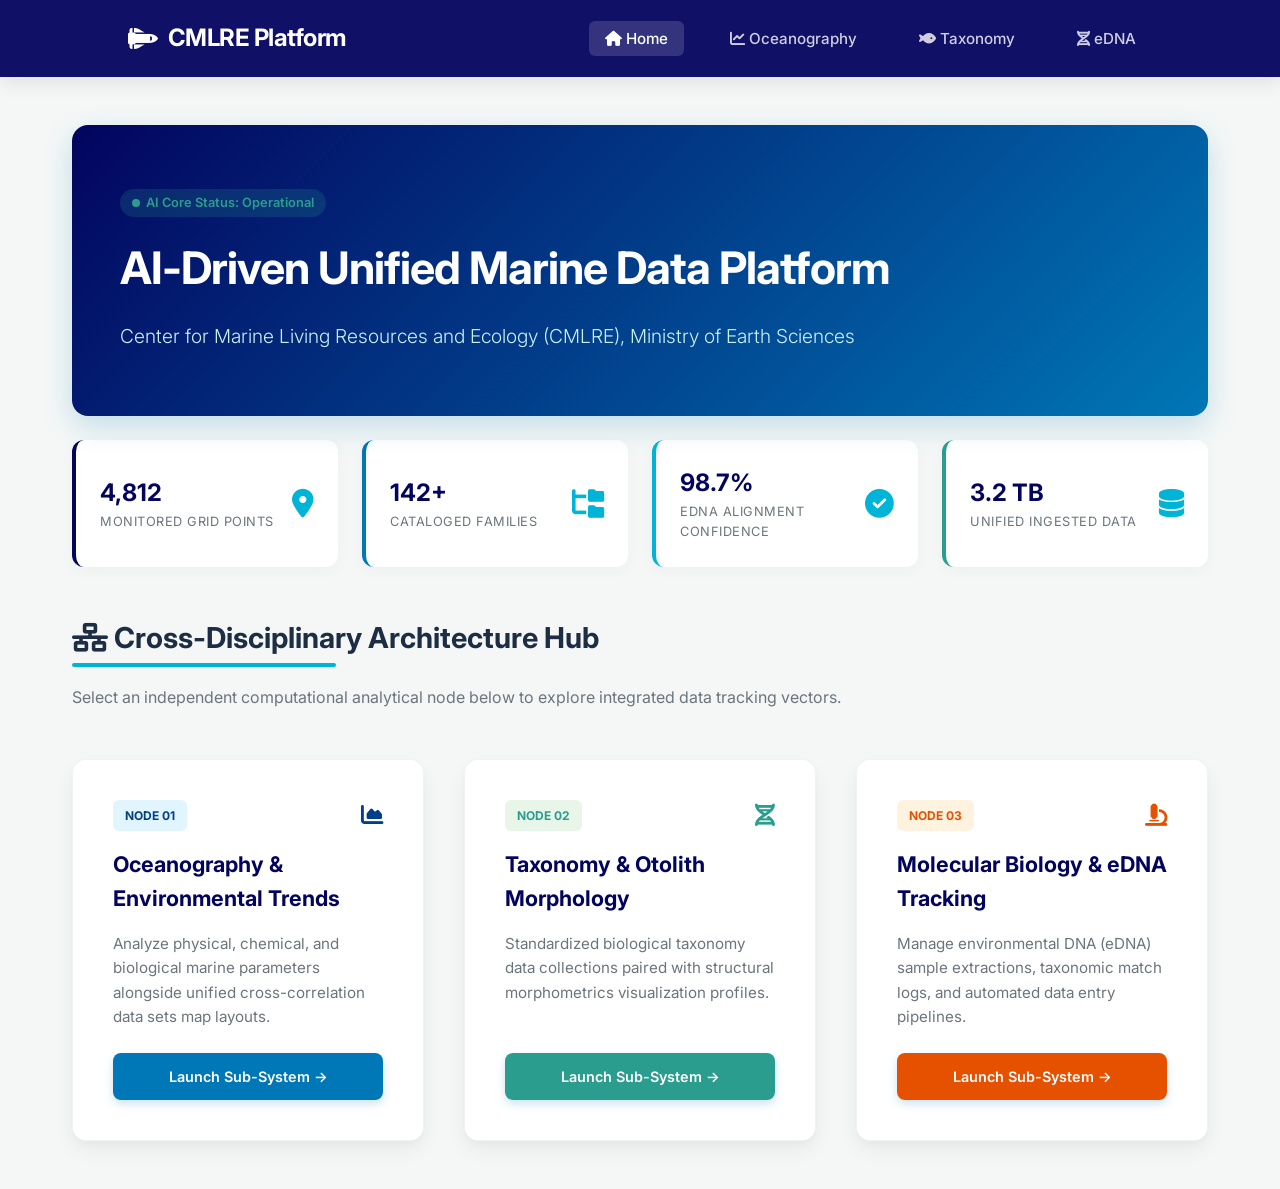
<file: index.html>
<!DOCTYPE html>
<html lang="en">
<head>
    <meta charset="UTF-8">
    <meta name="viewport" content="width=device-width, initial-scale=1.0">
    <title>CMLRE Unified Data Platform</title>
    <link rel="stylesheet" href="style.css">
    <link rel="stylesheet" href="https://cdnjs.cloudflare.com/ajax/libs/font-awesome/6.4.0/css/all.min.css">
    <style>
        /* Extra structural animations and layouts */
        .live-indicator {
            display: inline-flex;
            align-items: center;
            gap: 6px;
            background: rgba(42, 157, 143, 0.2);
            color: #2a9d8f;
            padding: 4px 12px;
            border-radius: 20px;
            font-size: 0.8rem;
            font-weight: 600;
            margin-bottom: 1rem;
        }
        .pulse-dot {
            width: 8px;
            height: 8px;
            background: #2a9d8f;
            border-radius: 50%;
            animation: pulse 1.5s infinite;
        }
        @keyframes pulse {
            0% { transform: scale(0.95); box-shadow: 0 0 0 0 rgba(42, 157, 143, 0.7); }
            70% { transform: scale(1); box-shadow: 0 0 0 8px rgba(42, 157, 143, 0); }
            100% { transform: scale(0.95); box-shadow: 0 0 0 0 rgba(42, 157, 143, 0); }
        }
        .metrics-bar {
            display: grid;
            grid-template-columns: repeat(auto-fit, minmax(220px, 1fr));
            gap: 1.5rem;
            margin-top: -1.5rem;
            margin-bottom: 3rem;
        }
        .metric-mini-card {
            background: white;
            padding: 1.5rem;
            border-radius: 12px;
            box-shadow: 0 4px 15px rgba(0,0,0,0.03);
            display: flex;
            align-items: center;
            justify-content: space-between;
            border-left: 4px solid #0077b6;
        }
        .metric-mini-card i {
            font-size: 1.8rem;
            color: #00b4d8;
        }
        .metric-value {
            font-size: 1.5rem;
            font-weight: 700;
            color: #03045e;
        }
        .metric-label {
            font-size: 0.8rem;
            color: #6c757d;
            text-transform: uppercase;
            letter-spacing: 0.5px;
        }
    </style>
</head>
<body>

    <nav>
        <div class="logo"><i class="fa-solid fa-shuttle-space"></i> CMLRE Platform</div>
        <ul>
            <li><a href="index.html" class="active"><i class="fa-solid fa-house"></i> Home</a></li>
            <li><a href="oceanography.html"><i class="fa-solid fa-chart-line"></i> Oceanography</a></li>
            <li><a href="taxonomy.html"><i class="fa-solid fa-fish"></i> Taxonomy</a></li>
            <li><a href="edna.html"><i class="fa-solid fa-dna"></i> eDNA</a></li>
        </ul>
    </nav>

    <div class="container">
        <div class="hero">
            <div class="live-indicator">
                <div class="pulse-dot"></div> AI Core Status: Operational
            </div>
            <h1>AI-Driven Unified Marine Data Platform</h1>
            <p>Center for Marine Living Resources and Ecology (CMLRE), Ministry of Earth Sciences</p>
        </div>

        <div class="metrics-bar">
            <div class="metric-mini-card" style="border-left-color: #03045e;">
                <div>
                    <div class="metric-value">4,812</div>
                    <div class="metric-label">Monitored Grid Points</div>
                </div>
                <i class="fa-solid fa-location-dot"></i>
            </div>
            <div class="metric-mini-card" style="border-left-color: #0077b6;">
                <div>
                    <div class="metric-value">142+</div>
                    <div class="metric-label">Cataloged Families</div>
                </div>
                <i class="fa-solid fa-folder-tree"></i>
            </div>
            <div class="metric-mini-card" style="border-left-color: #00b4d8;">
                <div>
                    <div class="metric-value">98.7%</div>
                    <div class="metric-label">eDNA Alignment Confidence</div>
                </div>
                <i class="fa-solid fa-circle-check"></i>
            </div>
            <div class="metric-mini-card" style="border-left-color: #2a9d8f;">
                <div>
                    <div class="metric-value">3.2 TB</div>
                    <div class="metric-label">Unified Ingested Data</div>
                </div>
                <i class="fa-solid fa-database"></i>
            </div>
        </div>

        <section>
            <h2><i class="fa-solid fa-network-wired"></i> Cross-Disciplinary Architecture Hub</h2>
            <p style="color: #6c757d; margin-top: 0.5rem;">Select an independent computational analytical node below to explore integrated data tracking vectors.</p>
        </section>

        <div class="grid">
            <div class="card">
                <div>
                    <div style="display: flex; justify-content: space-between; align-items: center; margin-bottom: 1rem;">
                        <span style="background: #e1f5fe; color: #023e8a; padding: 6px 12px; border-radius: 6px; font-size: 0.75rem; font-weight: 700;">NODE 01</span>
                        <i class="fa-solid fa-chart-area" style="font-size: 1.4rem; color: #023e8a;"></i>
                    </div>
                    <h3>Oceanography & Environmental Trends</h3>
                    <p>Analyze physical, chemical, and biological marine parameters alongside unified cross-correlation data sets map layouts.</p>
                </div>
                <a href="oceanography.html" class="btn">Launch Sub-System &rarr;</a>
            </div>

            <div class="card">
                <div>
                    <div style="display: flex; justify-content: space-between; align-items: center; margin-bottom: 1rem;">
                        <span style="background: #e8f5e9; color: #2a9d8f; padding: 6px 12px; border-radius: 6px; font-size: 0.75rem; font-weight: 700;">NODE 02</span>
                        <i class="fa-solid fa-dna" style="font-size: 1.4rem; color: #2a9d8f;"></i>
                    </div>
                    <h3>Taxonomy & Otolith Morphology</h3>
                    <p>Standardized biological taxonomy data collections paired with structural morphometrics visualization profiles.</p>
                </div>
                <a href="taxonomy.html" class="btn" style="background-color: #2a9d8f;">Launch Sub-System &rarr;</a>
            </div>

            <div class="card">
                <div>
                    <div style="display: flex; justify-content: space-between; align-items: center; margin-bottom: 1rem;">
                        <span style="background: #fff3e0; color: #e65100; padding: 6px 12px; border-radius: 6px; font-size: 0.75rem; font-weight: 700;">NODE 03</span>
                        <i class="fa-solid fa-microscope" style="font-size: 1.4rem; color: #e65100;"></i>
                    </div>
                    <h3>Molecular Biology & eDNA Tracking</h3>
                    <p>Manage environmental DNA (eDNA) sample extractions, taxonomic match logs, and automated data entry pipelines.</p>
                </div>
                <a href="edna.html" class="btn" style="background-color: #e65100;">Launch Sub-System &rarr;</a>
            </div>
        </div>
    </div>

</body>
</html>
</file>
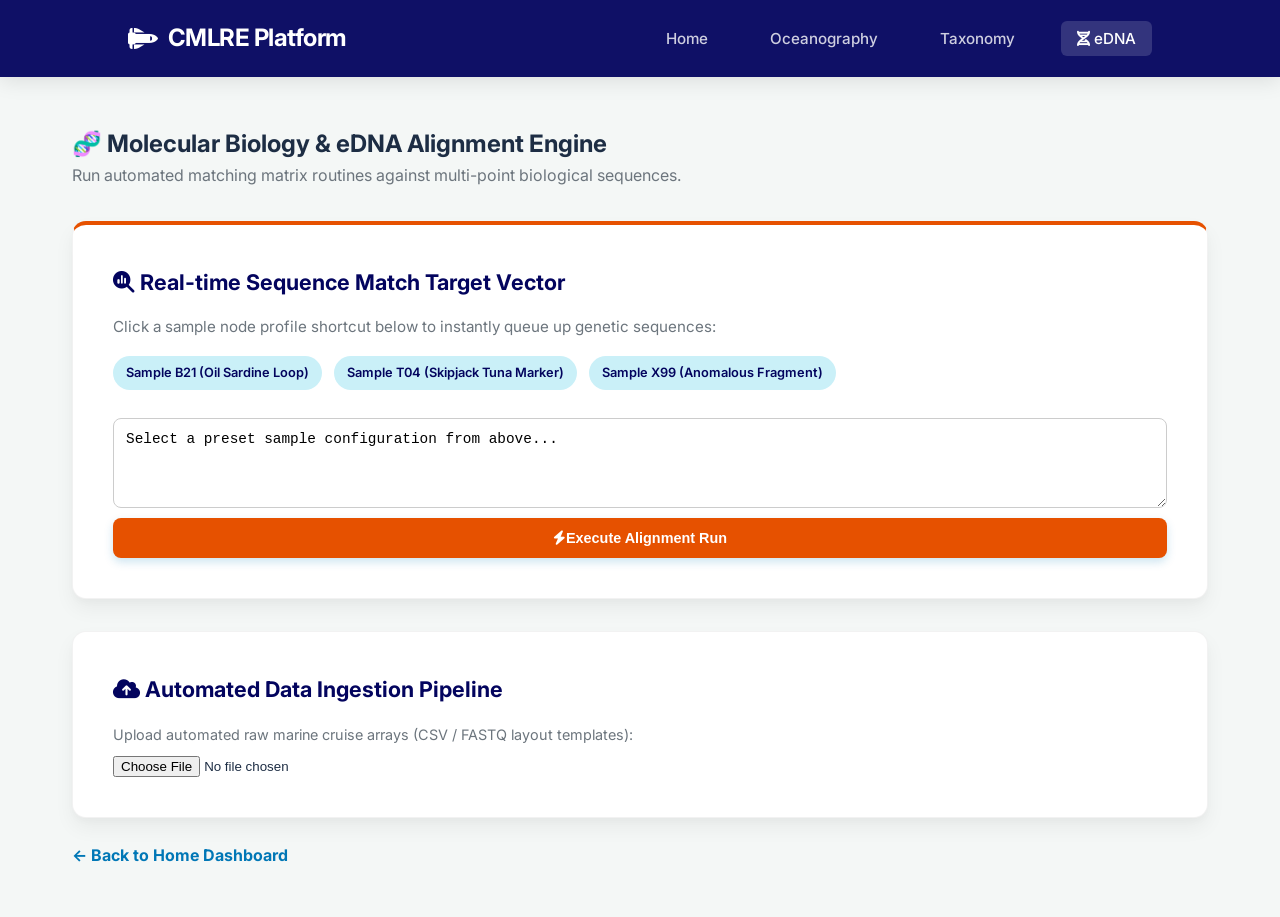
<file: edna.html>
<!DOCTYPE html>
<html lang="en">
<head>
    <meta charset="UTF-8">
    <meta name="viewport" content="width=device-width, initial-scale=1.0">
    <title>eDNA Data - CMLRE</title>
    <link rel="stylesheet" href="style.css">
    <link rel="stylesheet" href="https://cdnjs.cloudflare.com/ajax/libs/font-awesome/6.4.0/css/all.min.css">
    <style>
        textarea { width: 100%; padding: 12px; margin: 10px 0; border-radius: 8px; border: 1px solid #ccc; font-family: monospace; font-size: 0.9rem; }
        .sample-chip {
            display: inline-block;
            background: #caf0f8;
            color: #03045e;
            padding: 6px 12px;
            border-radius: 20px;
            font-size: 0.8rem;
            font-weight: 600;
            margin-right: 8px;
            margin-bottom: 10px;
            cursor: pointer;
            border: 1px solid transparent;
            transition: all 0.2s;
        }
        .sample-chip:hover { background: #0077b6; color: white; }
    </style>
</head>
<body>

    <nav>
        <div class="logo"><i class="fa-solid fa-shuttle-space"></i> CMLRE Platform</div>
        <ul>
            <li><a href="index.html">Home</a></li>
            <li><a href="oceanography.html">Oceanography</a></li>
            <li><a href="taxonomy.html">Taxonomy</a></li>
            <li><a href="edna.html" class="active"><i class="fa-solid fa-dna"></i> eDNA</a></li>
        </ul>
    </nav>

    <div class="container">
        <h2>🧬 Molecular Biology & eDNA Alignment Engine</h2>
        <p style="color: #6c757d; margin-bottom: 2rem;">Run automated matching matrix routines against multi-point biological sequences.</p>

        <div class="card" style="border-top: 4px solid #e65100;">
            <h3><i class="fa-solid fa-magnifying-glass-chart"></i> Real-time Sequence Match Target Vector</h3>
            <p style="margin-bottom: 1rem;">Click a sample node profile shortcut below to instantly queue up genetic sequences:</p>
            
            <div style="margin-bottom: 0.5rem;">
                <div class="sample-chip" onclick="loadSequence('sardine')">Sample B21 (Oil Sardine Loop)</div>
                <div class="sample-chip" onclick="loadSequence('tuna')">Sample T04 (Skipjack Tuna Marker)</div>
                <div class="sample-chip" onclick="loadSequence('unknown')">Sample X99 (Anomalous Fragment)</div>
            </div>

            <textarea id="sequence" rows="4">Select a preset sample configuration from above...</textarea>
            
            <button class="btn" style="background-color: #e65100; width: 100%;" onclick="runMatch()">
                <i class="fa-solid fa-bolt"></i> Execute Alignment Run
            </button>
            
            <div id="result-box" style="margin-top: 1.5rem; display: none;"></div>
        </div>

        <div class="card" style="margin-top: 2rem;">
            <h3><i class="fa-solid fa-cloud-arrow-up"></i> Automated Data Ingestion Pipeline</h3>
            <label style="font-size: 0.9rem; color: #6c757d;">Upload automated raw marine cruise arrays (CSV / FASTQ layout templates):</label>
            <input type="file" style="width:100%; margin-top:10px;" onchange="alert('Dataset successfully added to standard background indexing arrays using Darwin Core rule parameters.')">
        </div>
        <br>
        <a href="index.html" style="text-decoration: none; color: #0077b6; font-weight: bold;">&larr; Back to Home Dashboard</a>
    </div>

    <script>
        const sequences = {
            sardine: "AAGCTGGTTACGTTACGCTAGCTAGCTAGCTAGC",
            tuna: "CGTTAAGCCGATCGATCGATCGAATCGGGCTAA",
            unknown: "TTTTTTTXXGGGGCCCCAAAATTT"
        };

        function loadSequence(key) {
            document.getElementById('sequence').value = sequences[key];
            document.getElementById('result-box').style.display = 'none'; // reset output view
        }

        function runMatch() {
            const seq = document.getElementById('sequence').value;
            const resBox = document.getElementById('result-box');
            resBox.style.display = 'block';
            
            if (seq.includes("ACGTTAC")) {
                resBox.innerHTML = `<div style="background: #e8f5e9; color: #2a9d8f; padding: 15px; border-radius: 8px; border-left: 5px solid #2a9d8f;">
                    <strong>✅ Alignment Success (98.7% Confidence)</strong><br>
                    Matched Species: Sardinella longiceps (Indian Oil Sardine)<br>Locus: 12S rRNA Gene Loop
                </div>`;
            } else if (seq.includes("CGTTAAG")) {
                resBox.innerHTML = `<div style="background: #e1f5fe; color: #0077b6; padding: 15px; border-radius: 8px; border-left: 5px solid #0077b6;">
                    <strong>✅ Alignment Success (95.4% Confidence)</strong><br>
                    Matched Species: Katsuwonus pelamis (Skipjack Tuna)<br>Locus: COI Barcode Fragment
                </div>`;
            } else {
                resBox.innerHTML = `<div style="background: #ffebee; color: #c30000; padding: 15px; border-radius: 8px; border-left: 5px solid #c30000;">
                    <strong>⚠️ Unknown Sequence Array Mapped</strong><br>
                    No immediate match located in reference directory log registry indices.
                </div>`;
            }
        }
    </script>
</body>
</html>
</file>
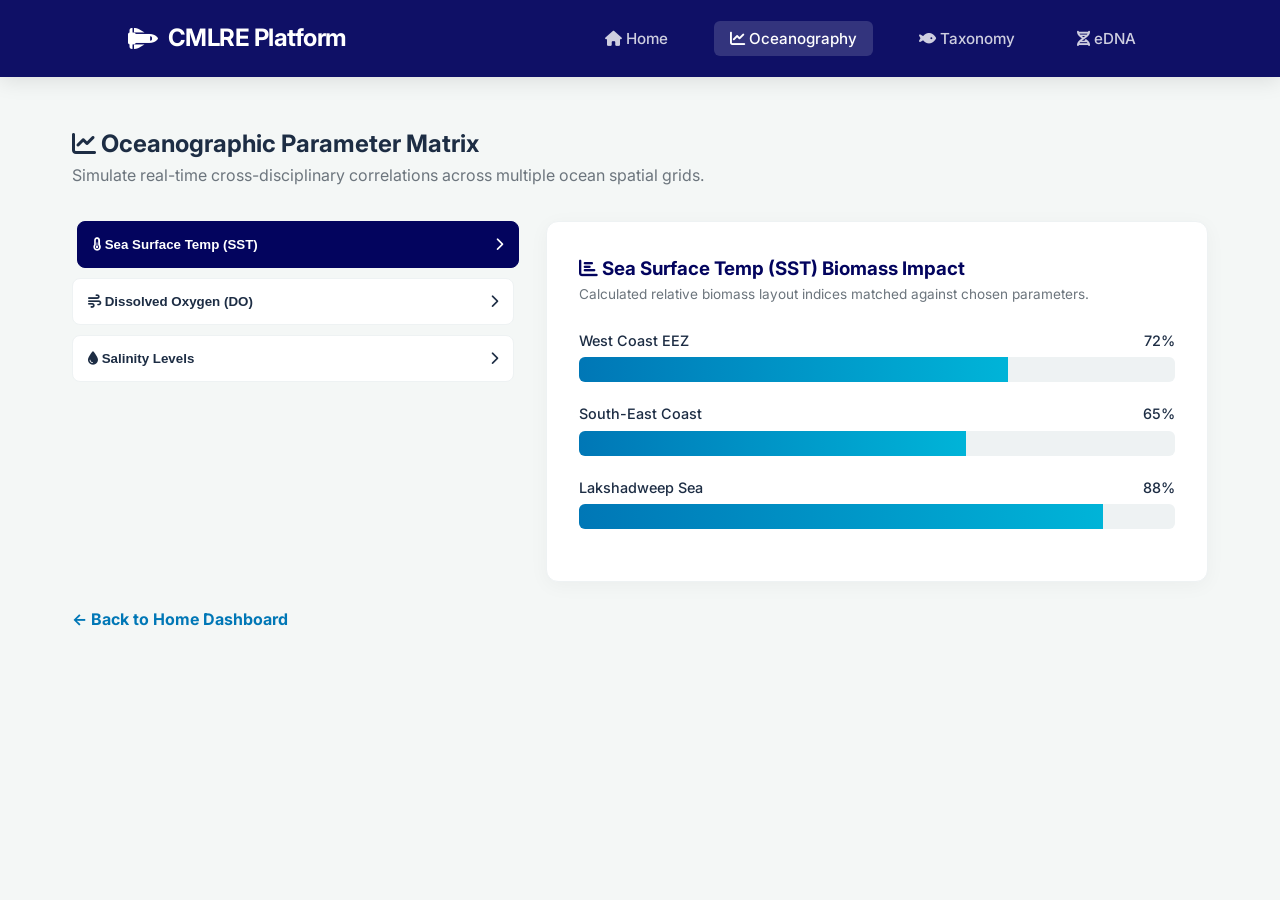
<file: oceanography.html>
<!DOCTYPE html>
<html lang="en">
<head>
    <meta charset="UTF-8">
    <meta name="viewport" content="width=device-width, initial-scale=1.0">
    <title>Oceanography - CMLRE</title>
    <link rel="stylesheet" href="style.css">
    <link rel="stylesheet" href="https://cdnjs.cloudflare.com/ajax/libs/font-awesome/6.4.0/css/all.min.css">
    <style>
        .dashboard-split {
            display: grid;
            grid-template-columns: 1fr 1.5fr;
            gap: 2rem;
            margin-top: 2rem;
        }
        @media(max-width: 768px) { .dashboard-split { grid-template-columns: 1fr; } }
        
        .param-btn {
            width: 100%;
            padding: 15px;
            margin-bottom: 10px;
            background: white;
            border: 1px solid #eef2f3;
            border-radius: 8px;
            text-align: left;
            cursor: pointer;
            font-weight: 600;
            color: #1d2d44;
            transition: all 0.3s ease;
            display: flex;
            justify-content: space-between;
            align-items: center;
        }
        .param-btn:hover, .param-btn.active {
            background: #03045e;
            color: white;
            border-color: #03045e;
            transform: translateX(5px);
        }
        .graph-container {
            background: white;
            padding: 2rem;
            border-radius: 12px;
            border: 1px solid #eef2f3;
            box-shadow: 0 4px 20px rgba(0,0,0,0.04);
        }
        .bar-wrapper {
            margin: 20px 0;
        }
        .bar-label {
            display: flex;
            justify-content: space-between;
            font-size: 0.9rem;
            margin-bottom: 5px;
            font-weight: 500;
        }
        .bar-background {
            background: #eef2f3;
            height: 25px;
            border-radius: 6px;
            overflow: hidden;
        }
        .bar-fill {
            height: 100%;
            background: linear-gradient(90deg, #0077b6, #00b4d8);
            width: 0%;
            transition: width 0.8s cubic-bezier(0.1, 1, 0.1, 1);
        }
    </style>
</head>
<body>

    <nav>
        <div class="logo"><i class="fa-solid fa-shuttle-space"></i> CMLRE Platform</div>
        <ul>
            <li><a href="index.html"><i class="fa-solid fa-house"></i> Home</a></li>
            <li><a href="oceanography.html" class="active"><i class="fa-solid fa-chart-line"></i> Oceanography</a></li>
            <li><a href="taxonomy.html"><i class="fa-solid fa-fish"></i> Taxonomy</a></li>
            <li><a href="edna.html"><i class="fa-solid fa-dna"></i> eDNA</a></li>
        </ul>
    </nav>

    <div class="container">
        <h2><i class="fa-solid fa-chart-line"></i> Oceanographic Parameter Matrix</h2>
        <p style="color: #6c757d;">Simulate real-time cross-disciplinary correlations across multiple ocean spatial grids.</p>

        <div class="dashboard-split">
            <div>
                <button class="param-btn active" onclick="updateChart('sst', this)">
                    <span><i class="fa-solid fa-temperature-half"></i> Sea Surface Temp (SST)</span>
                    <i class="fa-solid fa-chevron-right"></i>
                </button>
                <button class="param-btn" onclick="updateChart('do', this)">
                    <span><i class="fa-solid fa-wind"></i> Dissolved Oxygen (DO)</span>
                    <i class="fa-solid fa-chevron-right"></i>
                </button>
                <button class="param-btn" onclick="updateChart('sal', this)">
                    <span><i class="fa-solid fa-droplet"></i> Salinity Levels</span>
                    <i class="fa-solid fa-chevron-right"></i>
                </button>
            </div>

            <div class="graph-container">
                <h3 id="graphTitle" style="color: #03045e;"><i class="fa-solid fa-chart-bar"></i> Biomass Correlation Distribution</h3>
                <p style="color: #6c757d; font-size: 0.85rem; margin-bottom: 1.5rem;">Calculated relative biomass layout indices matched against chosen parameters.</p>
                
                <div class="bar-wrapper">
                    <div class="bar-label"><span>West Coast EEZ</span><span id="val1">72%</span></div>
                    <div class="bar-background"><div id="bar1" class="bar-fill"></div></div>
                </div>
                <div class="bar-wrapper">
                    <div class="bar-label"><span>South-East Coast</span><span id="val2">85%</span></div>
                    <div class="bar-background"><div id="bar2" class="bar-fill"></div></div>
                </div>
                <div class="bar-wrapper">
                    <div class="bar-label"><span>Lakshadweep Sea</span><span id="val3">40%</span></div>
                    <div class="bar-background"><div id="bar3" class="bar-fill"></div></div>
                </div>
            </div>
        </div>
        <br>
        <a href="index.html" style="text-decoration: none; color: #0077b6; font-weight: bold;">&larr; Back to Home Dashboard</a>
    </div>

    <script>
        const chartData = {
            sst: { title: "Sea Surface Temp (SST) Biomass Impact", bars: [72, 65, 88] },
            do: { title: "Dissolved Oxygen (DO) Vitality Layout Index", bars: [92, 81, 76] },
            sal: { title: "Salinity Spatial Distribution Matrix", bars: [45, 52, 31] }
        };

        function updateChart(key, element) {
            // Manage active buttons
            document.querySelectorAll('.param-btn').forEach(btn => btn.classList.remove('active'));
            element.classList.add('active');
            
            // Render specific array dataset fields 
            const dataset = chartData[key];
            document.getElementById('graphTitle').innerHTML = `<i class="fa-solid fa-chart-bar"></i> ` + dataset.title;
            
            for(let i = 1; i <= 3; i++) {
                const val = dataset.bars[i-1];
                document.getElementById('bar' + i).style.width = val + '%';
                document.getElementById('val' + i).innerText = val + '%';
            }
        }
        // Initialize layout on load
        window.onload = () => { updateChart('sst', document.querySelector('.param-btn')); };
    </script>
</body>
</html>
</file>
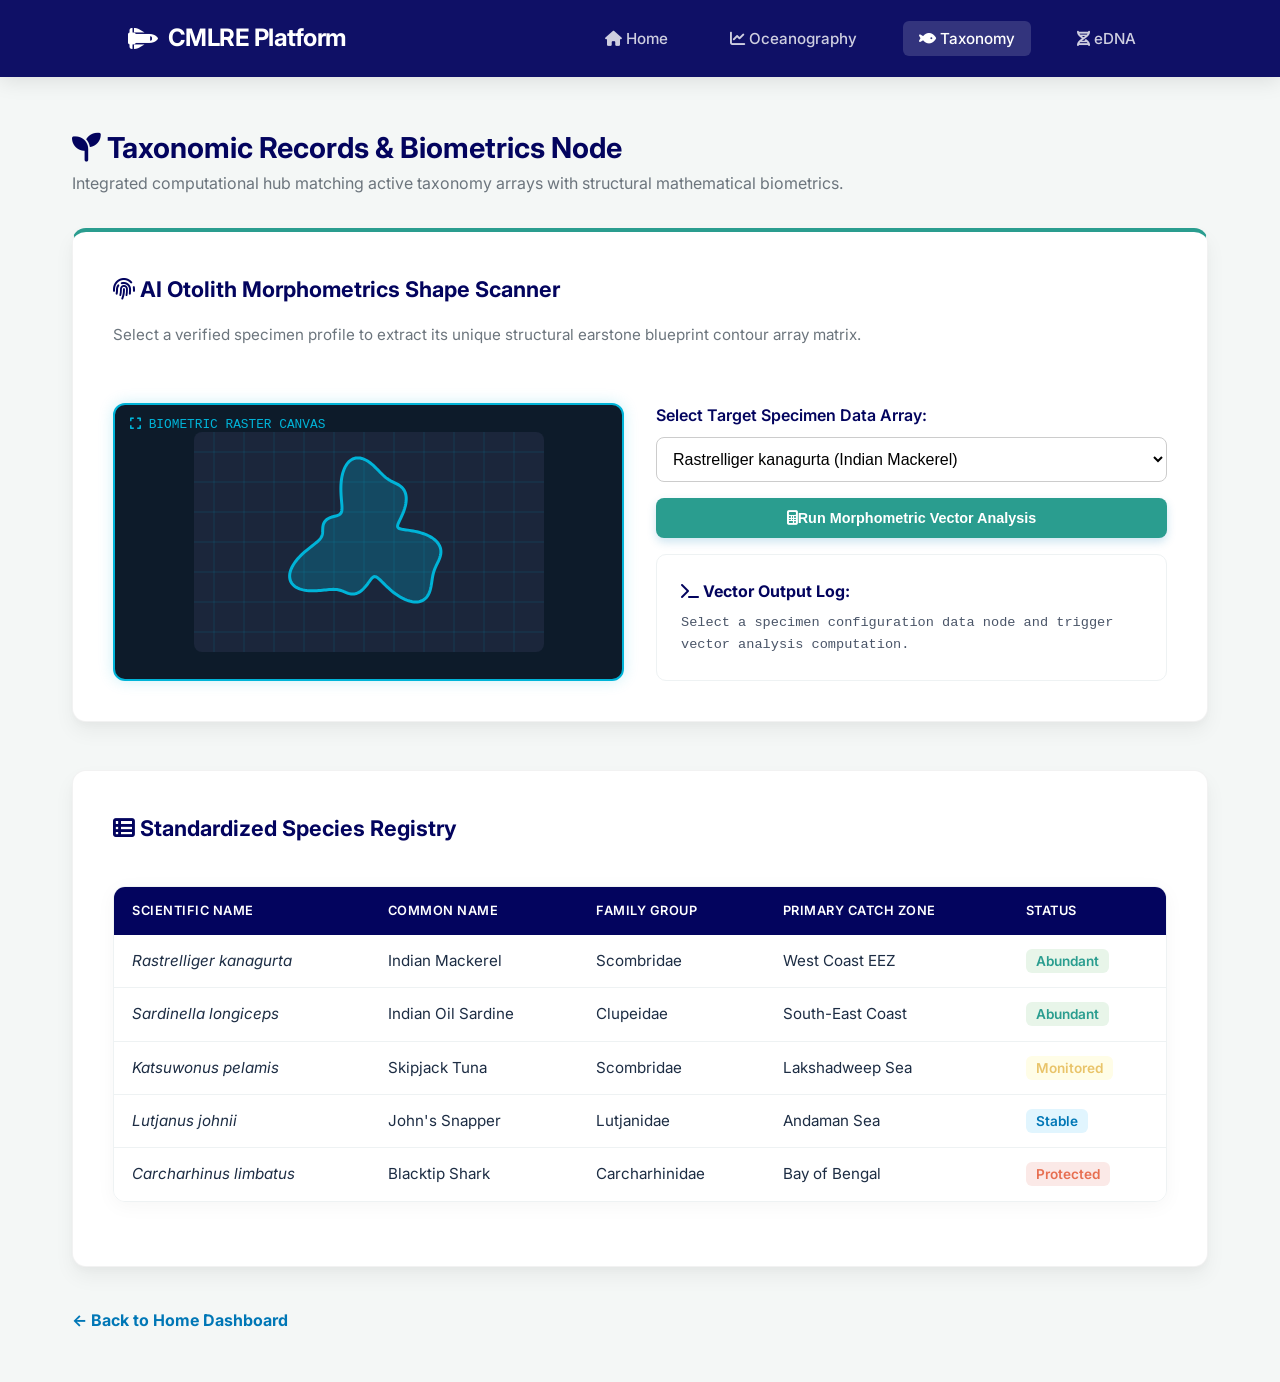
<file: taxonomy.html>
<!DOCTYPE html>
<html lang="en">
<head>
    <meta charset="UTF-8">
    <meta name="viewport" content="width=device-width, initial-scale=1.0">
    <title>Taxonomy & Otolith Morphology - CMLRE</title>
    <link rel="stylesheet" href="style.css">
    <link rel="stylesheet" href="https://cdnjs.cloudflare.com/ajax/libs/font-awesome/6.4.0/css/all.min.css">
    <style>
        table {
            width: 100%;
            border-collapse: separate;
            border-spacing: 0;
            margin: 1.5rem 0;
            border-radius: 12px;
            overflow: hidden;
            box-shadow: 0 4px 20px rgba(0,0,0,0.04);
            border: 1px solid #eef2f3;
        }
        th, td { padding: 14px 18px; text-align: left; }
        th { background-color: #03045e; color: white; font-weight: 600; text-transform: uppercase; font-size: 0.8rem; letter-spacing: 0.5px; }
        td { background-color: #ffffff; border-bottom: 1px solid #eef2f3; font-size: 0.95rem; color: #1d2d44; }
        tr:last-child td { border-bottom: none; }
        .status-badge { font-weight: 600; padding: 4px 10px; border-radius: 6px; font-size: 0.85rem; }
        
        /* Interactive Scanner Layout */
        .scanner-container {
            display: grid;
            grid-template-columns: 1fr 1fr;
            gap: 2rem;
            margin-top: 2rem;
        }
        @media (max-width: 768px) { .scanner-container { grid-template-columns: 1fr; } }
        
        .canvas-box {
            background: #0d1b2a;
            border-radius: 12px;
            padding: 20px;
            display: flex;
            flex-direction: column;
            align-items: center;
            justify-content: center;
            position: relative;
            border: 2px solid #00b4d8;
            box-shadow: 0 0 15px rgba(0, 180, 216, 0.2);
        }
        canvas {
            background: #1b263b;
            border-radius: 8px;
            max-width: 100%;
        }
        .controls-box {
            display: flex;
            flex-direction: column;
            justify-content: center;
        }
        select {
            width: 100%;
            padding: 12px;
            border-radius: 8px;
            border: 1px solid #ccc;
            font-size: 1rem;
            margin-bottom: 1rem;
            background: white;
            font-weight: 500;
        }
        .analysis-log {
            background: #fff;
            border: 1px solid #eef2f3;
            padding: 1.5rem;
            border-radius: 10px;
            margin-top: 1rem;
            min-height: 120px;
        }
    </style>
</head>
<body>

    <nav>
        <div class="logo"><i class="fa-solid fa-shuttle-space"></i> CMLRE Platform</div>
        <ul>
            <li><a href="index.html"><i class="fa-solid fa-house"></i> Home</a></li>
            <li><a href="oceanography.html"><i class="fa-solid fa-chart-line"></i> Oceanography</a></li>
            <li><a href="taxonomy.html" class="active"><i class="fa-solid fa-fish"></i> Taxonomy</a></li>
            <li><a href="edna.html"><i class="fa-solid fa-dna"></i> eDNA</a></li>
        </ul>
    </nav>

    <div class="container">
        <h2 style="font-size: 1.8rem; color: #03045e;"><i class="fa-solid fa-seedling"></i> Taxonomic Records & Biometrics Node</h2>
        <p style="color: #6c757d; margin-bottom: 2rem;">Integrated computational hub matching active taxonomy arrays with structural mathematical biometrics.</p>

        <div class="card" style="border-top: 4px solid #2a9d8f;">
            <h3><i class="fa-solid fa-fingerprint"></i> AI Otolith Morphometrics Shape Scanner</h3>
            <p>Select a verified specimen profile to extract its unique structural earstone blueprint contour array matrix.</p>
            
            <div class="scanner-container">
                <div class="canvas-box">
                    <div style="position: absolute; top: 10px; left: 15px; color: #00b4d8; font-size: 0.8rem; font-family: monospace;">
                        <i class="fa-solid fa-expand"></i> BIOMETRIC RASTER CANVAS
                    </div>
                    <canvas id="otolithCanvas" width="350" height="220"></canvas>
                </div>
                
                <div class="controls-box">
                    <label style="font-weight: 600; margin-bottom: 0.5rem; color: #03045e;">Select Target Specimen Data Array:</label>
                    <select id="speciesSelect" onchange="drawOtolith()">
                        <option value="mackerel">Rastrelliger kanagurta (Indian Mackerel)</option>
                        <option value="sardine">Sardinella longiceps (Indian Oil Sardine)</option>
                        <option value="tuna">Katsuwonus pelamis (Skipjack Tuna)</option>
                    </select>
                    
                    <button class="btn" style="background-color: #2a9d8f; width: 100%;" onclick="runMorphAnalysis()">
                        <i class="fa-solid fa-calculator"></i> Run Morphometric Vector Analysis
                    </button>

                    <div class="analysis-log">
                        <h4 style="color: #03045e; margin-bottom: 0.5rem;"><i class="fa-solid fa-terminal"></i> Vector Output Log:</h4>
                        <div id="logContent" style="font-family: monospace; font-size: 0.85rem; color: #4a5568;">
                            Select a specimen configuration data node and trigger vector analysis computation.
                        </div>
                    </div>
                </div>
            </div>
        </div>

        <div class="card" style="margin-top: 3rem;">
            <h3><i class="fa-solid fa-table-list"></i> Standardized Species Registry</h3>
            <table>
                <thead>
                    <tr>
                        <th>Scientific Name</th>
                        <th>Common Name</th>
                        <th>Family Group</th>
                        <th>Primary Catch Zone</th>
                        <th>Status</th>
                    </tr>
                </thead>
                <tbody>
                    <tr><td><i>Rastrelliger kanagurta</i></td><td>Indian Mackerel</td><td>Scombridae</td><td>West Coast EEZ</td><td><span class="status-badge" style="color: #2a9d8f; background: #e8f5e9;">Abundant</span></td></tr>
                    <tr><td><i>Sardinella longiceps</i></td><td>Indian Oil Sardine</td><td>Clupeidae</td><td>South-East Coast</td><td><span class="status-badge" style="color: #2a9d8f; background: #e8f5e9;">Abundant</span></td></tr>
                    <tr><td><i>Katsuwonus pelamis</i></td><td>Skipjack Tuna</td><td>Scombridae</td><td>Lakshadweep Sea</td><td><span class="status-badge" style="color: #e9c46a; background: #fffde7;">Monitored</span></td></tr>
                    <tr><td><i>Lutjanus johnii</i></td><td>John's Snapper</td><td>Lutjanidae</td><td>Andaman Sea</td><td><span class="status-badge" style="color: #0077b6; background: #e1f5fe;">Stable</span></td></tr>
                    <tr><td><i>Carcharhinus limbatus</i></td><td>Blacktip Shark</td><td>Carcharhinidae</td><td>Bay of Bengal</td><td><span class="status-badge" style="color: #e76f51; background: #fbe9e7;">Protected</span></td></tr>
                </tbody>
            </table>
        </div>
        
        <br>
        <a href="index.html" style="text-decoration: none; color: #0077b6; font-weight: bold; display: inline-block; margin-top: 1rem;">&larr; Back to Home Dashboard</a>
    </div>

    <script>
        const canvas = document.getElementById('otolithCanvas');
        const ctx = canvas.getContext('2d');

        function drawOtolith() {
            const species = document.getElementById('speciesSelect').value;
            ctx.clearRect(0, 0, canvas.width, canvas.height);
            
            // Draw radar coordinate reference system backing
            ctx.strokeStyle = 'rgba(0, 180, 216, 0.15)';
            ctx.lineWidth = 1;
            for(let i = 20; i < canvas.width; i += 30) {
                ctx.beginPath(); ctx.moveTo(i, 0); ctx.lineTo(i, canvas.height); ctx.stroke();
            }
            for(let j = 20; j < canvas.height; j += 30) {
                ctx.beginPath(); ctx.moveTo(0, j); ctx.lineTo(canvas.width, j); ctx.stroke();
            }

            // Draw a mathematically dynamic closed vector ring outline based on the fish chosen
            ctx.beginPath();
            ctx.lineWidth = 3;
            ctx.strokeStyle = '#00b4d8';
            ctx.fillStyle = 'rgba(0, 180, 216, 0.25)';
            
            let centerX = canvas.width / 2;
            let centerY = canvas.height / 2;
            
            for (let i = 0; i <= 360; i++) {
                let angle = i * Math.PI / 180;
                let r = 60; // baseline radius
                
                // Change calculations dynamically to change shapes on screen
                if (species === 'mackerel') {
                    r += 20 * Math.sin(3 * angle) + 8 * Math.cos(7 * angle);
                } else if (species === 'sardine') {
                    r += 35 * Math.sin(2 * angle) + 5 * Math.cos(4 * angle);
                } else if (species === 'tuna') {
                    r += 15 * Math.sin(5 * angle) + 25 * Math.cos(2 * angle);
                }
                
                let x = centerX + r * Math.cos(angle);
                let y = centerY + r * Math.sin(angle);
                
                if (i === 0) ctx.moveTo(x, y);
                else ctx.lineTo(x, y);
            }
            ctx.closePath();
            ctx.fill();
            ctx.stroke();
        }

        function runMorphAnalysis() {
            const species = document.getElementById('speciesSelect').value;
            const log = document.getElementById('logContent');
            log.innerHTML = "<span style='color: #00b4d8;'>Initializing contour point alignment matrix calculation...</span>";
            
            setTimeout(() => {
                if(species === 'mackerel') {
                    log.innerHTML = `<strong>Aspect Ratio:</strong> 1.642<br><strong>Circularities Form Factor:</strong> 0.712<br><strong>Fourier Descriptors calculated:</strong> v[12]<br><span style='color:#2a9d8f;'><strong>Result:</strong> Structural parameters match Rastrelliger framework.</span>`;
                } else if(species === 'sardine') {
                    log.innerHTML = `<strong>Aspect Ratio:</strong> 2.105<br><strong>Circularities Form Factor:</strong> 0.542<br><strong>Fourier Descriptors calculated:</strong> v[12]<br><span style='color:#2a9d8f;'><strong>Result:</strong> Structural parameters match Sardinella framework.</span>`;
                } else {
                    log.innerHTML = `<strong>Aspect Ratio:</strong> 1.124<br><strong>Circularities Form Factor:</strong> 0.891<br><strong>Fourier Descriptors calculated:</strong> v[12]<br><span style='color:#2a9d8f;'><strong>Result:</strong> Structural parameters match Katsuwonus framework.</span>`;
                }
            }, 600);
        }

        // Initialize outline canvas rendering loop instantly on screen start
        drawOtolith();
    </script>
</body>
</html>
</file>
<file: style.css>
/* style.css */
@import url('https://fonts.googleapis.com/css2?family=Inter:wght@300;400;500;600;700&display=swap');

:root {
    --primary: #03045e;
    --secondary: #0077b6;
    --accent: #00b4d8;
    --light-accent: #caf0f8;
    --bg-color: #f4f7f6;
    --text-main: #1d2d44;
    --card-bg: #ffffff;
}

* {
    box-sizing: border-box;
    margin: 0;
    padding: 0;
}

body {
    font-family: 'Inter', sans-serif;
    background-color: var(--bg-color);
    color: var(--text-main);
    line-height: 1.6;
}

/* Premium Navbar */
nav {
    background: rgba(3, 4, 94, 0.95);
    backdrop-filter: blur(10px);
    padding: 1.2rem 10%;
    display: flex;
    justify-content: space-between;
    align-items: center;
    position: sticky;
    top: 0;
    z-index: 1000;
    box-shadow: 0 4px 20px rgba(0, 0, 0, 0.1);
}

nav .logo {
    color: #fff;
    font-size: 1.5rem;
    font-weight: 700;
    letter-spacing: -0.5px;
    display: flex;
    align-items: center;
    gap: 10px;
}

nav ul {
    list-style: none;
    display: flex;
    gap: 30px;
}

nav ul li a {
    color: rgba(255, 255, 255, 0.8);
    text-decoration: none;
    font-weight: 500;
    font-size: 0.95rem;
    transition: all 0.3s ease;
    padding: 8px 16px;
    border-radius: 6px;
}

nav ul li a:hover, nav ul li a.active {
    color: #fff;
    background: rgba(255, 255, 255, 0.15);
}

/* Container spacing */
.container {
    max-width: 1200px;
    margin: 3rem auto;
    padding: 0 2rem;
}

/* Hero Section Banner */
.hero {
    background: linear-gradient(135deg, #03045e 0%, #0077b6 100%);
    color: white;
    padding: 4rem 3rem;
    border-radius: 16px;
    margin-bottom: 3rem;
    box-shadow: 0 10px 30px rgba(0, 119, 182, 0.2);
    position: relative;
    overflow: hidden;
}

.hero h1 {
    font-size: 2.8rem;
    font-weight: 700;
    margin-bottom: 1rem;
    letter-spacing: -1px;
}

.hero p {
    font-size: 1.2rem;
    color: var(--light-accent);
    font-weight: 300;
}

/* Dashboard Information Sections */
section h2 {
    font-size: 1.8rem;
    margin-bottom: 1rem;
    position: relative;
    display: inline-block;
}

section h2::after {
    content: '';
    position: absolute;
    width: 50%;
    height: 4px;
    bottom: -6px;
    left: 0;
    background-color: var(--accent);
    border-radius: 2px;
}

/* Responsive Grid Cards */
.grid {
    display: grid;
    grid-template-columns: repeat(auto-fit, minmax(320px, 1fr));
    gap: 2.5rem;
    margin-top: 3rem;
}

.card {
    background: var(--card-bg);
    padding: 2.5rem;
    border-radius: 14px;
    box-shadow: 0 4px 6px rgba(0,0,0,0.02), 0 10px 20px rgba(0,0,0,0.05);
    transition: all 0.4s cubic-bezier(0.165, 0.84, 0.44, 1);
    border: 1px solid rgba(0,0,0,0.05);
    display: flex;
    flex-direction: column;
    justify-content: space-between;
}

.card:hover {
    transform: translateY(-8px);
    box-shadow: 0 20px 38px rgba(0,0,0,0.13);
    border-color: var(--accent);
}

.card h3 {
    font-size: 1.35rem;
    margin-bottom: 1rem;
    color: var(--primary);
}

.card p {
    color: #6c757d;
    font-size: 0.95rem;
    margin-bottom: 1.5rem;
}

/* Premium Action Buttons */
.btn {
    display: inline-flex;
    align-items: center;
    justify-content: center;
    background-color: var(--secondary);
    color: white;
    padding: 0.75rem 1.5rem;
    text-decoration: none;
    border-radius: 8px;
    font-weight: 600;
    font-size: 0.9rem;
    transition: all 0.3s ease;
    border: none;
    cursor: pointer;
    box-shadow: 0 4px 10px rgba(0, 119, 182, 0.2);
}

.btn:hover {
    background-color: var(--primary);
    box-shadow: 0 6px 14px rgba(3, 4, 94, 0.3);
}

/* Elegant Tables */
table {
    width: 100%;
    border-collapse: separate;
    border-spacing: 0;
    margin: 2rem 0;
    border-radius: 10px;
    overflow: hidden;
    box-shadow: 0 4px 15px rgba(0,0,0,0.04);
}

th, td {
    padding: 16px 20px;
    text-align: left;
}

th {
    background-color: var(--primary);
    color: white;
    font-weight: 600;
    text-transform: uppercase;
    font-size: 0.8rem;
    letter-spacing: 0.5px;
}

td {
    background-color: #fff;
    border-bottom: 1px solid #eef2f3;
    font-size: 0.95rem;
}

tr:last-child td {
    border-bottom: none;
}

tr:hover td {
    background-color: #f8fafd;
}
</file>
